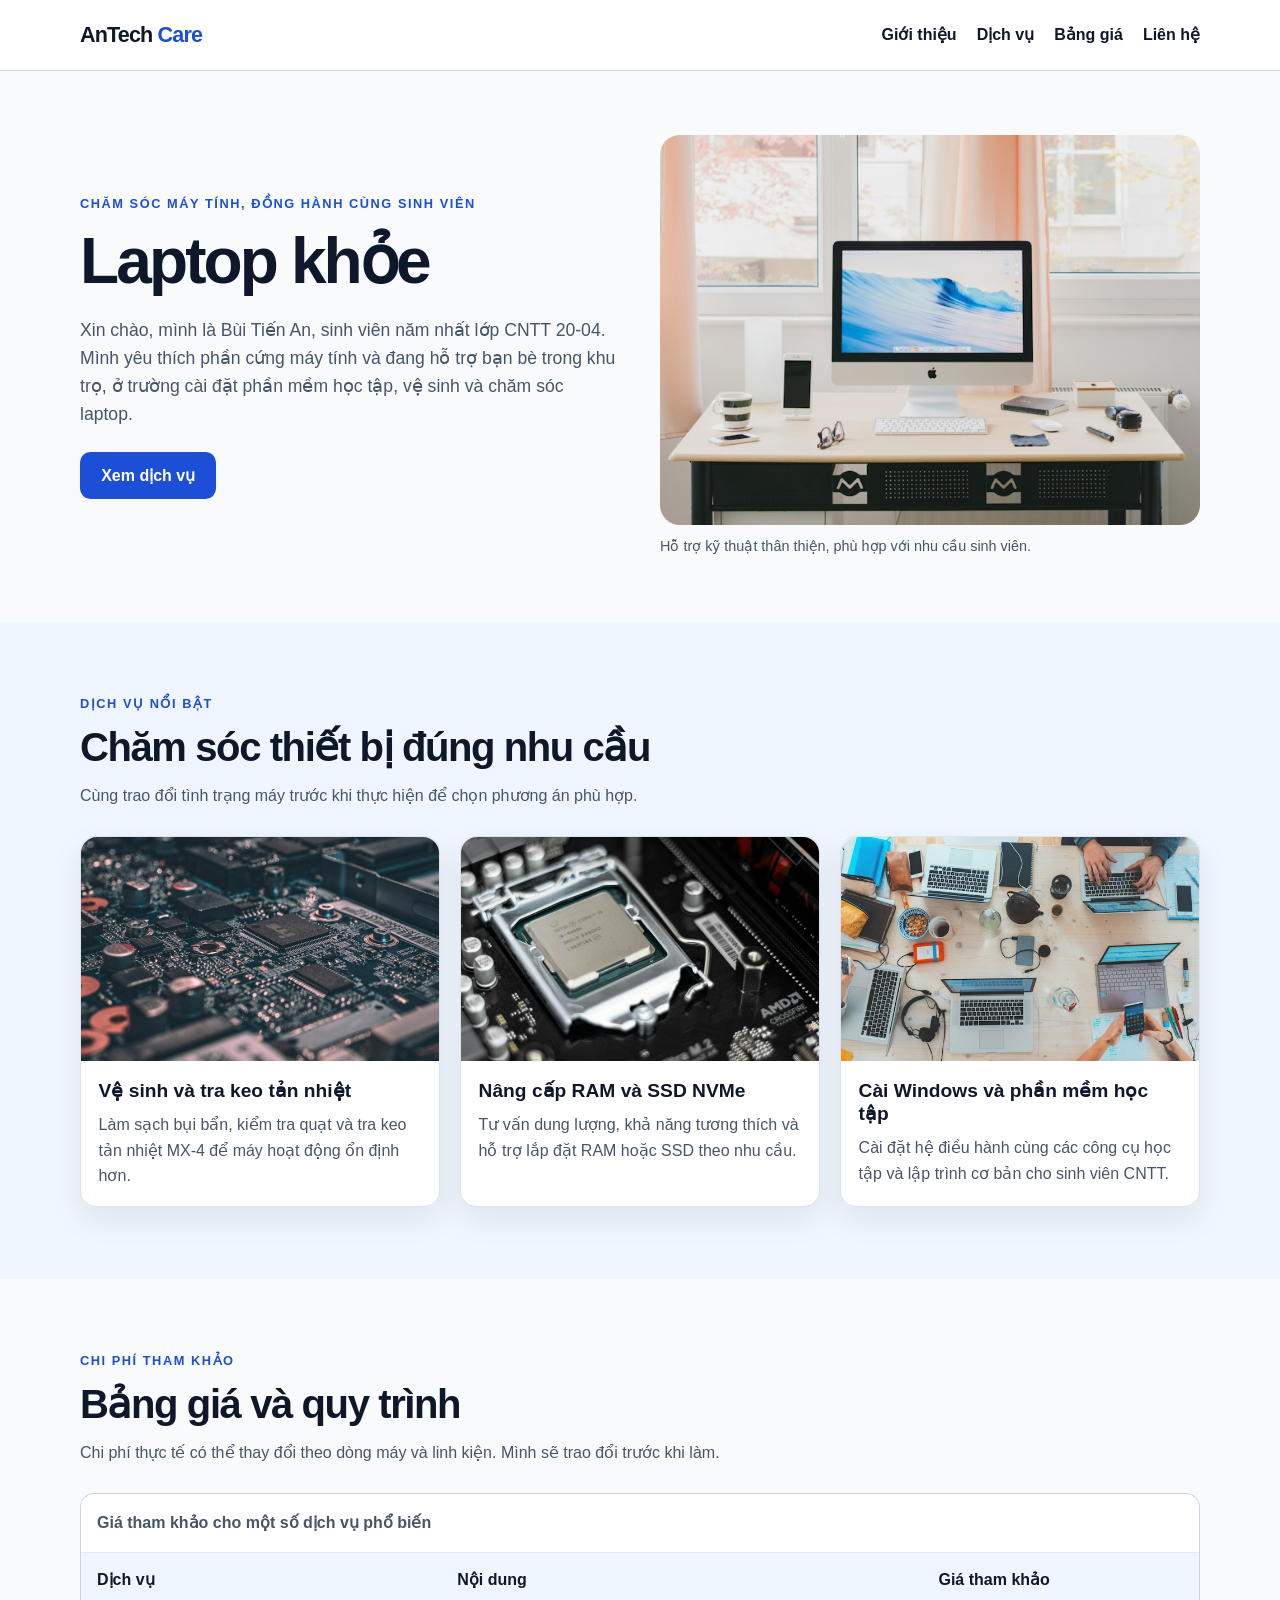
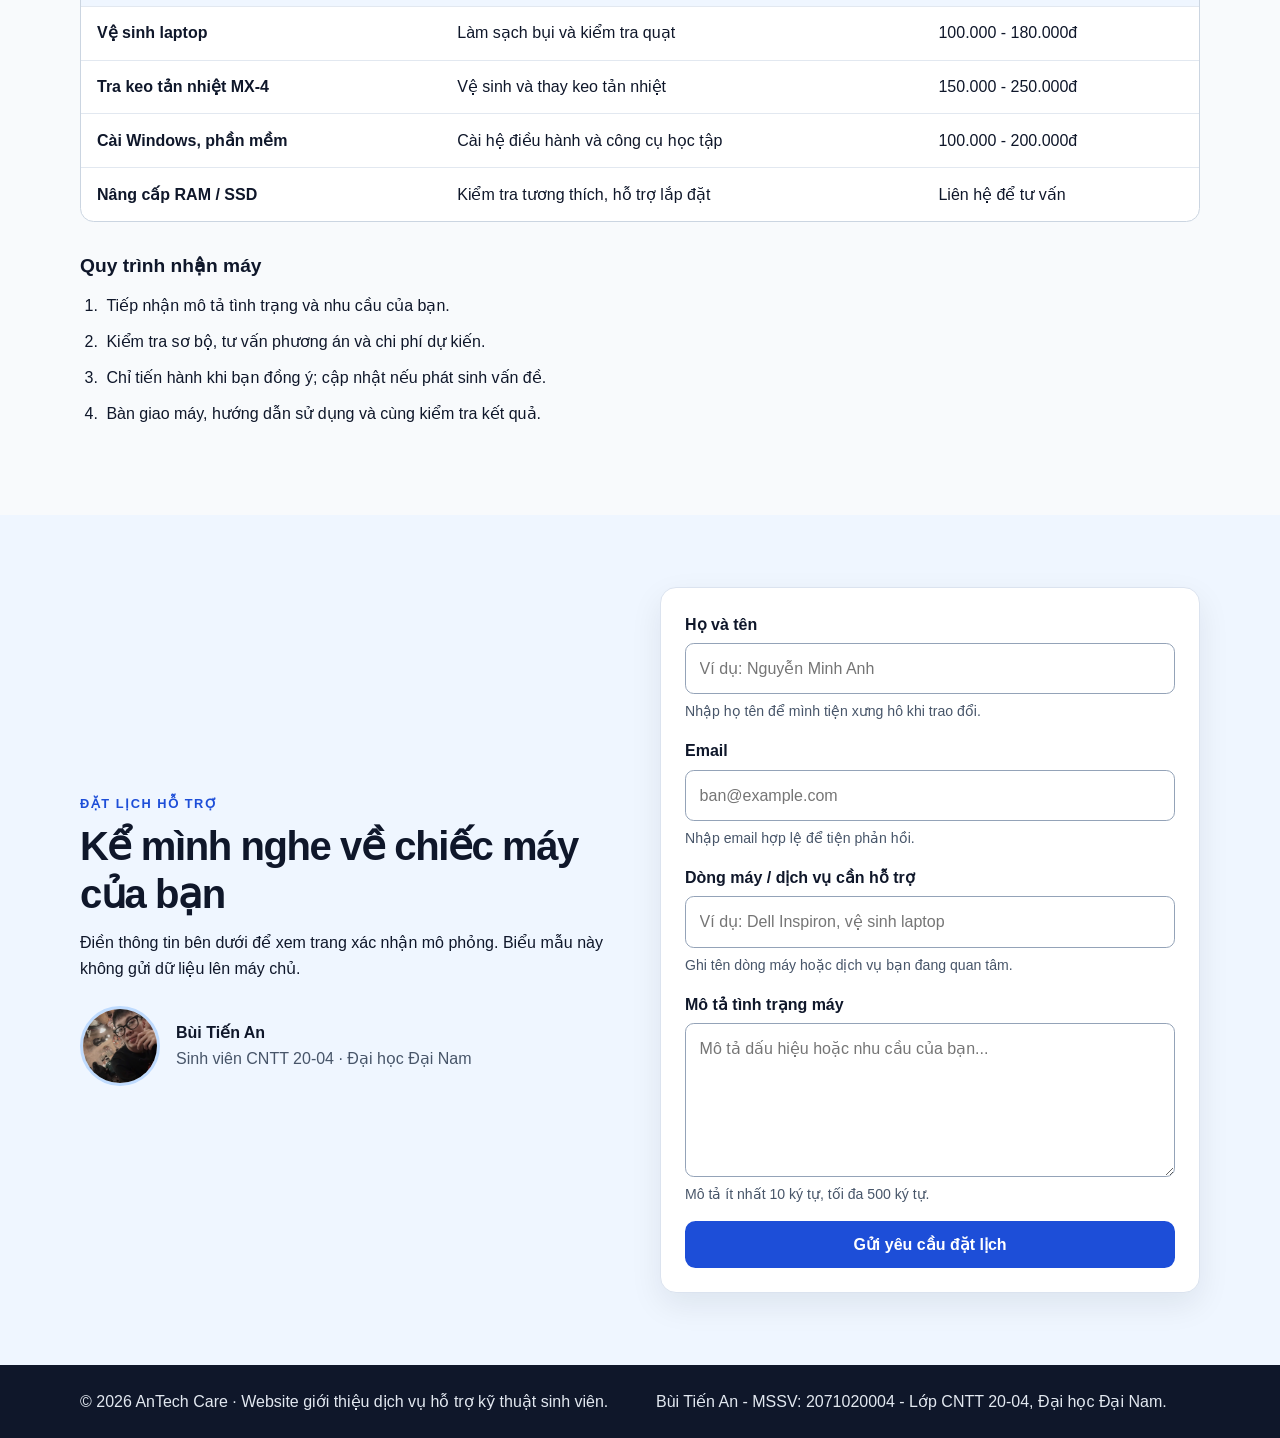
<file: index.html>
<!doctype html>
<html lang="vi">

<head>
  <meta charset="utf-8">
  <meta name="viewport" content="width=device-width, initial-scale=1">
  <meta name="description" content="AnTech Care hỗ trợ vệ sinh, nâng cấp và cài đặt laptop cho sinh viên.">
  <title>AnTech Care - Chăm sóc Laptop Sinh viên</title>
  <link rel="stylesheet" href="css/style.css">
</head>

<body>
  <header class="site-header">
    <div class="container header-inner">
      <a class="brand" href="index.html" aria-label="AnTech Care, về trang chủ">AnTech <span>Care</span></a>
      <nav class="site-nav" aria-label="Điều hướng chính">
        <a href="#gioi-thieu">Giới thiệu</a>
        <a href="#dich-vu">Dịch vụ</a>
        <a href="#bang-gia">Bảng giá</a>
        <a href="#lien-he">Liên hệ</a>
      </nav>
    </div>
  </header>

  <main>
    <section class="hero section" id="gioi-thieu" aria-labelledby="hero-title">
      <div class="container hero-grid">
        <div class="hero-copy">
          <p class="eyebrow">Chăm sóc máy tính, đồng hành cùng sinh viên</p>
          <h1 id="hero-title">Laptop khỏe</h1>
          <p class="hero-lead">Xin chào, mình là Bùi Tiến An, sinh viên năm nhất lớp CNTT 20-04. Mình yêu thích phần
            cứng máy tính và đang hỗ trợ bạn bè trong khu trọ, ở trường cài đặt phần mềm học tập, vệ sinh và chăm sóc
            laptop.</p>
          <a class="btn" href="#dich-vu">Xem dịch vụ</a>
        </div>
        <figure class="hero-image">
          <img src="assets/images/banner-laptop.jpg" width="720" height="520"
            alt="Laptop đang mở trên bàn làm việc gọn gàng">
          <figcaption>Hỗ trợ kỹ thuật thân thiện, phù hợp với nhu cầu sinh viên.</figcaption>
        </figure>
      </div>
    </section>

    <section class="section section-soft" id="dich-vu" aria-labelledby="services-title">
      <div class="container">
        <div class="section-heading">
          <p class="eyebrow">Dịch vụ nổi bật</p>
          <h2 id="services-title">Chăm sóc thiết bị đúng nhu cầu</h2>
          <p>Cùng trao đổi tình trạng máy trước khi thực hiện để chọn phương án phù hợp.</p>
        </div>
        <div class="service-grid">
          <article class="service-card">
            <img src="assets/images/ve-sinh-laptop.jpg" width="640" height="420"
              alt="Vệ sinh bên trong laptop để loại bỏ bụi bẩn">
            <div class="card-content">
              <h3>Vệ sinh và tra keo tản nhiệt</h3>
              <p>Làm sạch bụi bẩn, kiểm tra quạt và tra keo tản nhiệt MX-4 để máy hoạt động ổn định hơn.</p>
            </div>
          </article>
          <article class="service-card">
            <img src="assets/images/nang-cap-ssd.jpg" width="640" height="420"
              alt="Ổ SSD dùng để nâng cấp dung lượng và tốc độ lưu trữ">
            <div class="card-content">
              <h3>Nâng cấp RAM và SSD NVMe</h3>
              <p>Tư vấn dung lượng, khả năng tương thích và hỗ trợ lắp đặt RAM hoặc SSD theo nhu cầu.</p>
            </div>
          </article>
          <article class="service-card">
            <img src="assets/images/cai-win-phan-mem.jpg" width="640" height="420"
              alt="Máy tính xách tay được chuẩn bị cài đặt hệ điều hành và phần mềm">
            <div class="card-content">
              <h3>Cài Windows và phần mềm học tập</h3>
              <p>Cài đặt hệ điều hành cùng các công cụ học tập và lập trình cơ bản cho sinh viên CNTT.</p>
            </div>
          </article>
        </div>
      </div>
    </section>

    <section class="section" id="bang-gia" aria-labelledby="pricing-title">
      <div class="container">
        <div class="section-heading">
          <p class="eyebrow">Chi phí tham khảo</p>
          <h2 id="pricing-title">Bảng giá và quy trình</h2>
          <p>Chi phí thực tế có thể thay đổi theo dòng máy và linh kiện. Mình sẽ trao đổi trước khi làm.</p>
        </div>
        <div class="table-wrapper" tabindex="0" aria-label="Bảng giá tham khảo, có thể cuộn ngang trên màn hình nhỏ">
          <table>
            <caption>Giá tham khảo cho một số dịch vụ phổ biến</caption>
            <thead>
              <tr>
                <th scope="col">Dịch vụ</th>
                <th scope="col">Nội dung</th>
                <th scope="col">Giá tham khảo</th>
              </tr>
            </thead>
            <tbody>
              <tr>
                <th scope="row">Vệ sinh laptop</th>
                <td>Làm sạch bụi và kiểm tra quạt</td>
                <td>100.000 - 180.000đ</td>
              </tr>
              <tr>
                <th scope="row">Tra keo tản nhiệt MX-4</th>
                <td>Vệ sinh và thay keo tản nhiệt</td>
                <td>150.000 - 250.000đ</td>
              </tr>
              <tr>
                <th scope="row">Cài Windows, phần mềm</th>
                <td>Cài hệ điều hành và công cụ học tập</td>
                <td>100.000 - 200.000đ</td>
              </tr>
              <tr>
                <th scope="row">Nâng cấp RAM / SSD</th>
                <td>Kiểm tra tương thích, hỗ trợ lắp đặt</td>
                <td>Liên hệ để tư vấn</td>
              </tr>
            </tbody>
          </table>
        </div>
        <section class="process" aria-labelledby="process-title">
          <h3 id="process-title">Quy trình nhận máy</h3>
          <ol>
            <li>Tiếp nhận mô tả tình trạng và nhu cầu của bạn.</li>
            <li>Kiểm tra sơ bộ, tư vấn phương án và chi phí dự kiến.</li>
            <li>Chỉ tiến hành khi bạn đồng ý; cập nhật nếu phát sinh vấn đề.</li>
            <li>Bàn giao máy, hướng dẫn sử dụng và cùng kiểm tra kết quả.</li>
          </ol>
        </section>
      </div>
    </section>

    <section class="section section-soft" id="lien-he" aria-labelledby="contact-title">
      <div class="container contact-grid">
        <div class="contact-copy">
          <p class="eyebrow">Đặt lịch hỗ trợ</p>
          <h2 id="contact-title">Kể mình nghe về chiếc máy của bạn</h2>
          <p>Điền thông tin bên dưới để xem trang xác nhận mô phỏng. Biểu mẫu này không gửi dữ liệu lên máy chủ.</p>
          <figure class="profile-card">
            <img src="assets/images/avatar-an.jpg" width="160" height="160"
              alt="Ảnh đại diện của sinh viên Bùi Tiến An">
            <figcaption><strong>Bùi Tiến An</strong><br>Sinh viên CNTT 20-04 · Đại học Đại Nam</figcaption>
          </figure>
        </div>
        <form class="contact-form" action="ket-qua.html" method="get">
          <div class="form-field">
            <label for="full-name">Họ và tên</label>
            <input type="text" id="full-name" name="ho-ten" placeholder="Ví dụ: Nguyễn Minh Anh" minlength="2"
              maxlength="80" aria-describedby="name-help" required>
            <p class="help" id="name-help">Nhập họ tên để mình tiện xưng hô khi trao đổi.</p>
          </div>
          <div class="form-field">
            <label for="email">Email</label>
            <input type="email" id="email" name="email" placeholder="ban@example.com" aria-describedby="email-help"
              required>
            <p class="help" id="email-help">Nhập email hợp lệ để tiện phản hồi.</p>
          </div>
          <div class="form-field">
            <label for="device-service">Dòng máy / dịch vụ cần hỗ trợ</label>
            <input type="text" id="device-service" name="dong-may-dich-vu"
              placeholder="Ví dụ: Dell Inspiron, vệ sinh laptop" minlength="3" maxlength="100"
              aria-describedby="device-help" required>
            <p class="help" id="device-help">Ghi tên dòng máy hoặc dịch vụ bạn đang quan tâm.</p>
          </div>
          <div class="form-field">
            <label for="issue-description">Mô tả tình trạng máy</label>
            <textarea id="issue-description" name="mo-ta" placeholder="Mô tả dấu hiệu hoặc nhu cầu của bạn..."
              minlength="10" maxlength="500" rows="5" aria-describedby="issue-help" required></textarea>
            <p class="help" id="issue-help">Mô tả ít nhất 10 ký tự, tối đa 500 ký tự.</p>
          </div>
          <button class="btn" type="submit">Gửi yêu cầu đặt lịch</button>
        </form>
      </div>
    </section>
  </main>

  <footer class="site-footer">
    <div class="container footer-inner">
      <p>© 2026 AnTech Care · Website giới thiệu dịch vụ hỗ trợ kỹ thuật sinh viên.</p>
      <p>Bùi Tiến An - MSSV: 2071020004 - Lớp CNTT 20-04, Đại học Đại Nam.</p>
    </div>
  </footer>
</body>

</html>
</file>
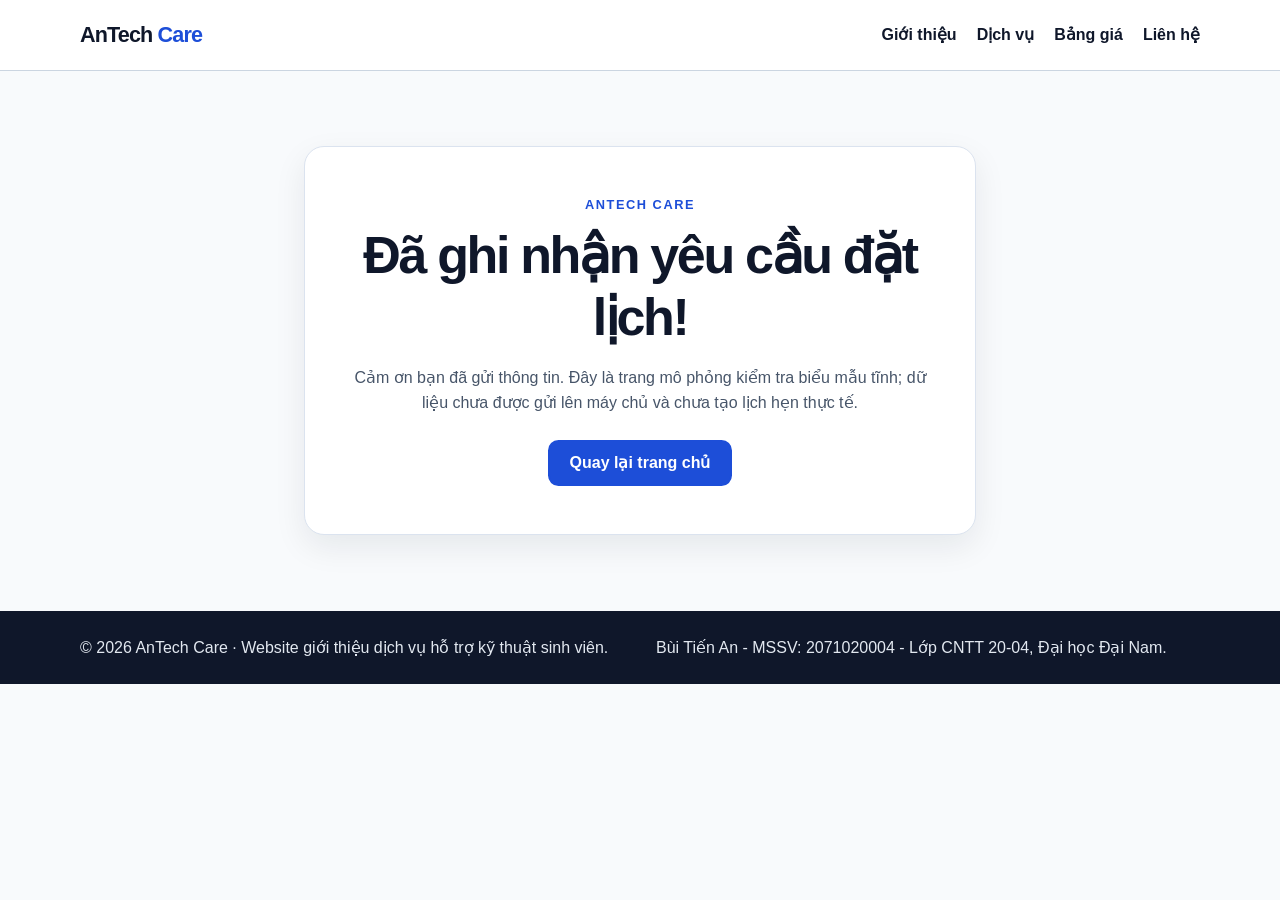
<file: ket-qua.html>
<!doctype html>
<html lang="vi">

<head>
  <meta charset="utf-8">
  <meta name="viewport" content="width=device-width, initial-scale=1">
  <meta name="description" content="Xác nhận mô phỏng yêu cầu đặt lịch với AnTech Care.">
  <title>Đã ghi nhận yêu cầu - AnTech Care</title>
  <link rel="stylesheet" href="css/style.css">
</head>

<body>
  <header class="site-header">
    <div class="container header-inner">
      <a class="brand" href="index.html" aria-label="AnTech Care, về trang chủ">AnTech <span>Care</span></a>
      <nav class="site-nav" aria-label="Điều hướng chính">
        <a href="index.html#gioi-thieu">Giới thiệu</a>
        <a href="index.html#dich-vu">Dịch vụ</a>
        <a href="index.html#bang-gia">Bảng giá</a>
        <a href="index.html#lien-he">Liên hệ</a>
      </nav>
    </div>
  </header>

  <main class="result-main">
    <section class="result-card" aria-labelledby="result-title">
      <p class="eyebrow">AnTech Care</p>
      <h1 id="result-title">Đã ghi nhận yêu cầu đặt lịch!</h1>
      <p>Cảm ơn bạn đã gửi thông tin. Đây là trang mô phỏng kiểm tra biểu mẫu tĩnh; dữ liệu chưa được gửi lên máy chủ và
        chưa tạo lịch hẹn thực tế.</p>
      <a class="btn" href="index.html">Quay lại trang chủ</a>
    </section>
  </main>

  <footer class="site-footer">
    <div class="container footer-inner">
      <p>© 2026 AnTech Care · Website giới thiệu dịch vụ hỗ trợ kỹ thuật sinh viên.</p>
      <p>Bùi Tiến An - MSSV: 2071020004 - Lớp CNTT 20-04, Đại học Đại Nam.</p>
    </div>
  </footer>
</body>

</html>
</file>
<file: css/style.css>
*,
*::before,
*::after {
  box-sizing: border-box;
}

:root {
  color-scheme: light;
  --color-bg: #f8fafc;
  --color-surface: #ffffff;
  --color-text: #0f172a;
  --color-muted: #475569;
  --color-primary: #1d4ed8;
  --color-primary-dark: #1e40af;
  --color-accent: #d97706;
  --color-border: #cbd5e1;
  --shadow-card: 0 12px 32px rgb(15 23 42 / 8%);
}

html {
  scroll-behavior: smooth;
  scroll-padding-top: 1rem;
}

body {
  margin: 0;
  background: var(--color-bg);
  color: var(--color-text);
  font-family: "Segoe UI", Roboto, sans-serif;
  line-height: 1.6;
}

img {
  display: block;
  max-width: 100%;
  height: auto;
}

a {
  color: var(--color-primary);
  overflow-wrap: anywhere;
}

a:hover {
  color: var(--color-primary-dark);
}

a:focus-visible,
button:focus-visible,
input:focus-visible,
textarea:focus-visible,
.table-wrapper:focus-visible {
  outline: 3px solid var(--color-accent);
  outline-offset: 3px;
}

.container {
  width: 100%;
  max-width: 72rem;
  margin-inline: auto;
  padding-inline: 1rem;
}

.site-header {
  background: var(--color-surface);
  border-bottom: 1px solid var(--color-border);
}

.header-inner {
  display: flex;
  flex-wrap: wrap;
  align-items: center;
  justify-content: space-between;
  gap: 0.75rem 1.5rem;
  padding-block: 1rem;
}

.brand {
  color: var(--color-text);
  font-size: 1.35rem;
  font-weight: 800;
  letter-spacing: -0.04em;
  text-decoration: none;
}

.brand span {
  color: var(--color-primary);
}

.site-nav {
  display: flex;
  flex-wrap: wrap;
  gap: 0.75rem 1.25rem;
}

.site-nav a {
  color: var(--color-text);
  font-weight: 600;
  text-decoration: none;
}

.site-nav a:hover {
  color: var(--color-primary);
}

.section {
  padding-block: 3.5rem;
}

.hero {
  padding-block: 3rem;
}

.hero-grid,
.contact-grid {
  display: grid;
  grid-template-columns: minmax(0, 1fr);
  gap: 2rem;
  align-items: center;
}

.hero-copy,
.contact-copy,
.section-heading {
  min-width: 0;
}

.eyebrow {
  margin: 0 0 0.5rem;
  color: var(--color-primary);
  font-size: 0.8rem;
  font-weight: 800;
  letter-spacing: 0.12em;
  text-transform: uppercase;
}

h1,
h2,
h3,
p {
  margin-top: 0;
}

h1,
h2,
h3 {
  line-height: 1.2;
}

h1 {
  max-width: 14ch;
  margin-bottom: 1rem;
  font-size: clamp(2.25rem, 8vw, 4rem);
  letter-spacing: -0.045em;
}

h2 {
  margin-bottom: 0.75rem;
  font-size: clamp(1.75rem, 5vw, 2.5rem);
  letter-spacing: -0.035em;
}

h3 {
  margin-bottom: 0.65rem;
  font-size: 1.2rem;
}

.hero-lead {
  max-width: 62ch;
  margin-bottom: 1.5rem;
  color: var(--color-muted);
  font-size: 1.1rem;
}

.hero-image,
.profile-card {
  margin: 0;
}

.hero-image img {
  width: 100%;
  aspect-ratio: 18 / 13;
  border-radius: 1.25rem;
  object-fit: cover;
  background: #dbeafe;
}

.hero-image figcaption {
  margin-top: 0.65rem;
  color: var(--color-muted);
  font-size: 0.9rem;
}

.btn {
  display: inline-flex;
  min-height: 2.9rem;
  align-items: center;
  justify-content: center;
  padding: 0.7rem 1.2rem;
  border: 2px solid var(--color-primary);
  border-radius: 0.65rem;
  background: var(--color-primary);
  color: #ffffff;
  font: inherit;
  font-weight: 700;
  line-height: 1.2;
  text-align: center;
  text-decoration: none;
  cursor: pointer;
  transition: transform 180ms ease, background-color 180ms ease, border-color 180ms ease;
}

.btn:hover {
  border-color: var(--color-primary-dark);
  background: var(--color-primary-dark);
  color: #ffffff;
}

.btn:active {
  transform: translateY(1px);
}

.section-soft {
  background: #eff6ff;
}

.section-heading {
  max-width: 48rem;
  margin-bottom: 1.75rem;
}

.section-heading > p:last-child {
  margin-bottom: 0;
  color: var(--color-muted);
}

.service-grid {
  display: grid;
  grid-template-columns: minmax(0, 1fr);
  gap: 1rem;
}

.service-card {
  min-width: 0;
  overflow-wrap: anywhere;
  border: 1px solid #dbe3ef;
  border-radius: 1rem;
  background: var(--color-surface);
  box-shadow: var(--shadow-card);
  transition: transform 180ms ease, box-shadow 180ms ease;
}

.service-card:hover,
.service-card:focus-within {
  transform: translateY(-4px);
  box-shadow: 0 18px 38px rgb(15 23 42 / 12%);
}

.service-card > img {
  width: 100%;
  aspect-ratio: 16 / 10;
  border-radius: 1rem 1rem 0 0;
  background: #dbeafe;
  object-fit: cover;
}

.card-content {
  padding: 1.1rem;
}

.card-content p {
  margin-bottom: 0;
  color: var(--color-muted);
}

.service-placeholder {
  display: grid;
  min-height: 10rem;
  place-items: center;
  border-radius: 1rem 1rem 0 0;
  background: linear-gradient(135deg, #dbeafe, #bfdbfe 55%, #fef3c7);
  color: var(--color-primary-dark);
  font-size: 1.35rem;
  font-weight: 800;
}

.table-wrapper {
  max-width: 100%;
  overflow-x: auto;
  border: 1px solid var(--color-border);
  border-radius: 0.85rem;
  background: var(--color-surface);
}

table {
  width: 100%;
  min-width: 38rem;
  border-collapse: collapse;
  text-align: left;
}

caption {
  padding: 1rem;
  color: var(--color-muted);
  font-weight: 600;
  text-align: left;
}

th,
td {
  padding: 0.85rem 1rem;
  border-top: 1px solid #e2e8f0;
  vertical-align: top;
}

thead th {
  background: #eff6ff;
  color: var(--color-text);
}

tbody th {
  min-width: 10rem;
}

.process {
  margin-top: 2rem;
}

.process ol {
  display: grid;
  gap: 0.65rem;
  padding-left: 1.4rem;
}

.process li {
  padding-left: 0.25rem;
}

.profile-card {
  display: flex;
  align-items: center;
  gap: 1rem;
  margin-top: 1.5rem;
  color: var(--color-muted);
}

.profile-card img {
  width: 5rem;
  aspect-ratio: 1;
  border: 3px solid #bfdbfe;
  border-radius: 50%;
  background: #dbeafe;
  object-fit: cover;
}

.profile-card strong {
  color: var(--color-text);
}

.contact-form {
  display: grid;
  gap: 1rem;
  padding: 1.25rem;
  border: 1px solid #dbe3ef;
  border-radius: 1rem;
  background: var(--color-surface);
  box-shadow: var(--shadow-card);
}

.form-field {
  min-width: 0;
}

.form-field label {
  display: block;
  margin-bottom: 0.35rem;
  font-weight: 700;
}

.form-field input,
.form-field textarea {
  display: block;
  width: 100%;
  min-width: 0;
  padding: 0.75rem 0.85rem;
  border: 1px solid #94a3b8;
  border-radius: 0.55rem;
  background: #ffffff;
  color: var(--color-text);
  font: inherit;
  transition: border-color 180ms ease, box-shadow 180ms ease;
}

.form-field textarea {
  resize: vertical;
}

.form-field input:focus,
.form-field textarea:focus {
  border-color: var(--color-primary);
  box-shadow: 0 0 0 3px rgb(29 78 216 / 14%);
}

.form-field input:user-invalid,
.form-field textarea:user-invalid {
  border-color: #b91c1c;
}

.help {
  margin: 0.35rem 0 0;
  color: var(--color-muted);
  font-size: 0.88rem;
}

.site-footer {
  padding-block: 1.5rem;
  background: #0f172a;
  color: #e2e8f0;
}

.footer-inner {
  display: grid;
  gap: 0.4rem;
}

.footer-inner p {
  margin: 0;
  overflow-wrap: anywhere;
}

.result-main {
  display: grid;
  min-height: 60vh;
  place-items: center;
  padding: 3rem 1rem;
}

.result-card {
  width: 100%;
  max-width: 42rem;
  padding: clamp(1.5rem, 6vw, 3rem);
  border: 1px solid #dbe3ef;
  border-radius: 1.25rem;
  background: var(--color-surface);
  box-shadow: var(--shadow-card);
  text-align: center;
}

.result-card h1 {
  max-width: none;
  margin-inline: auto;
  font-size: clamp(2rem, 7vw, 3.25rem);
}

.result-card > p:not(.eyebrow) {
  margin-bottom: 1.5rem;
  color: var(--color-muted);
}

@media (min-width: 640px) {
  .section {
    padding-block: 4.5rem;
  }

  .hero {
    padding-block: 4rem;
  }

  .hero-grid,
  .contact-grid {
    grid-template-columns: repeat(2, minmax(0, 1fr));
    gap: 2.5rem;
  }

  .service-grid {
    grid-template-columns: repeat(2, minmax(0, 1fr));
    gap: 1.25rem;
  }

  .contact-form {
    padding: 1.5rem;
  }

  .footer-inner {
    grid-template-columns: repeat(2, minmax(0, 1fr));
    gap: 1rem 2rem;
  }
}

@media (min-width: 960px) {
  .service-grid {
    grid-template-columns: repeat(3, minmax(0, 1fr));
  }

  .header-inner {
    padding-block: 1.1rem;
  }
}

@media (prefers-reduced-motion: reduce) {
  html {
    scroll-behavior: auto;
  }

  *,
  *::before,
  *::after {
    transition-duration: 0.01ms !important;
    animation-duration: 0.01ms !important;
    animation-iteration-count: 1 !important;
  }
}
</file>
